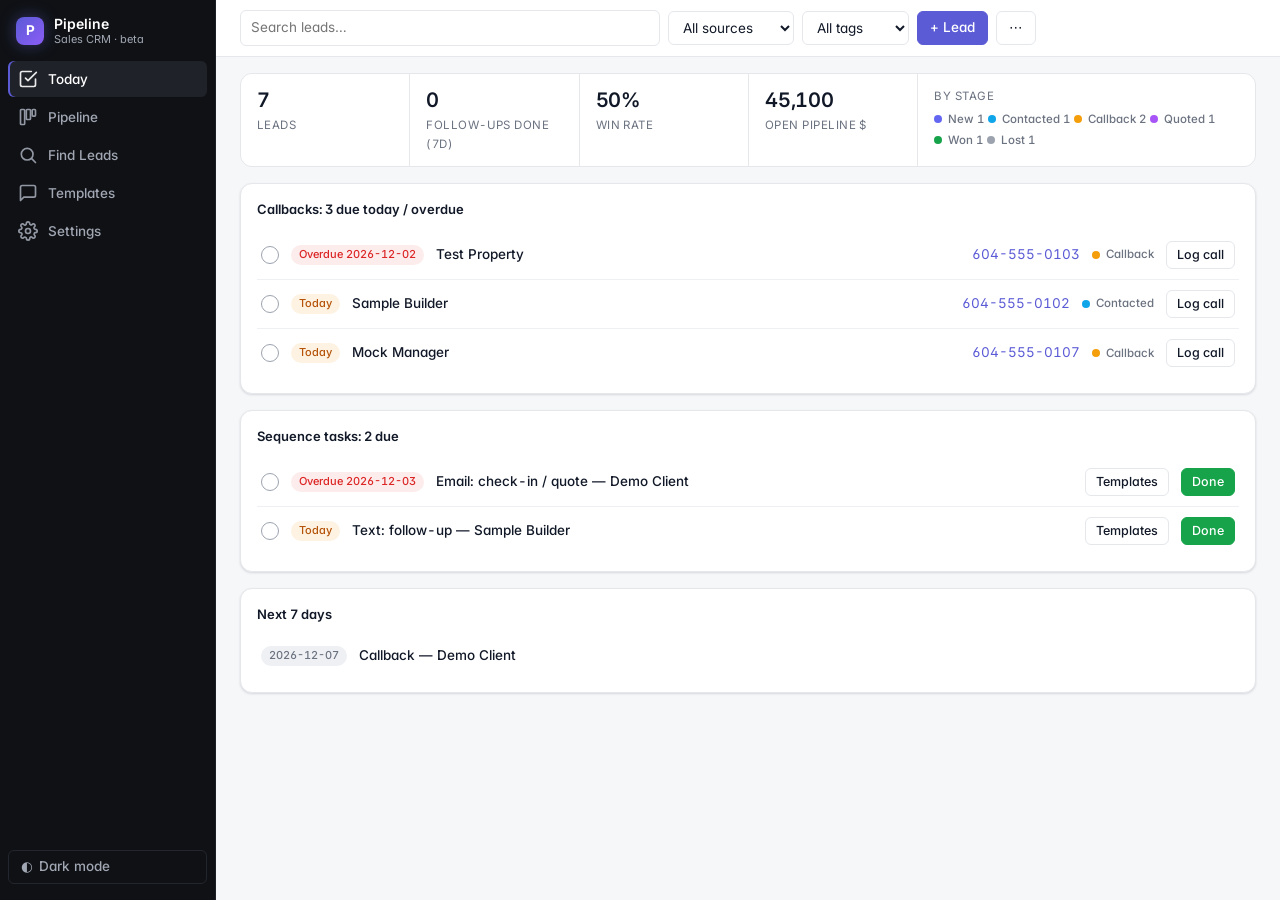
<file: index.html>
<!doctype html><html lang="en"><head><meta charset="utf-8"><meta name="viewport" content="width=device-width,initial-scale=1">
<title>Pipeline · Sales CRM</title><link rel="preconnect" href="https://fonts.googleapis.com"><link rel="stylesheet" href="https://fonts.googleapis.com/css2?family=Inter:wght@400;500;600;700&display=swap"><link rel="stylesheet" href="style.css">
<script>document.documentElement.dataset.theme=localStorage.getItem('salescrm_theme')||'light'</script></head><body>
<aside id="side"><div class="brand"><div class="logo">P</div><h1>Pipeline<span>Sales CRM · beta</span></h1></div>
<nav id="tabs"><button data-t="today" class="on"><svg viewBox="0 0 24 24" width="20" height="20" fill="none" stroke="currentColor" stroke-width="2" stroke-linecap="round" stroke-linejoin="round"><path d="M9 11l3 3L22 4"/><path d="M21 12v7a2 2 0 0 1-2 2H5a2 2 0 0 1-2-2V5a2 2 0 0 1 2-2h11"/></svg><span>Today</span></button><button data-t="board"><svg viewBox="0 0 24 24" width="20" height="20" fill="none" stroke="currentColor" stroke-width="2" stroke-linecap="round" stroke-linejoin="round"><rect x="3" y="3" width="5" height="18" rx="1"/><rect x="10" y="3" width="5" height="12" rx="1"/><rect x="17" y="3" width="4" height="8" rx="1"/></svg><span>Pipeline</span></button><button data-t="finder"><svg viewBox="0 0 24 24" width="20" height="20" fill="none" stroke="currentColor" stroke-width="2" stroke-linecap="round" stroke-linejoin="round"><circle cx="11" cy="11" r="7"/><path d="M21 21l-4.3-4.3"/></svg><span>Find Leads</span></button><button data-t="templates"><svg viewBox="0 0 24 24" width="20" height="20" fill="none" stroke="currentColor" stroke-width="2" stroke-linecap="round" stroke-linejoin="round"><path d="M21 15a2 2 0 0 1-2 2H7l-4 4V5a2 2 0 0 1 2-2h14a2 2 0 0 1 2 2z"/></svg><span>Templates</span></button><button data-t="settings"><svg viewBox="0 0 24 24" width="20" height="20" fill="none" stroke="currentColor" stroke-width="2" stroke-linecap="round" stroke-linejoin="round"><circle cx="12" cy="12" r="3"/><path d="M19.4 15a1.7 1.7 0 0 0 .3 1.8l.1.1a2 2 0 1 1-2.8 2.8l-.1-.1a1.7 1.7 0 0 0-1.8-.3 1.7 1.7 0 0 0-1 1.5V21a2 2 0 1 1-4 0v-.1a1.7 1.7 0 0 0-1.1-1.5 1.7 1.7 0 0 0-1.8.3l-.1.1a2 2 0 1 1-2.8-2.8l.1-.1a1.7 1.7 0 0 0 .3-1.8 1.7 1.7 0 0 0-1.5-1H3a2 2 0 1 1 0-4h.1a1.7 1.7 0 0 0 1.5-1.1 1.7 1.7 0 0 0-.3-1.8l-.1-.1a2 2 0 1 1 2.8-2.8l.1.1a1.7 1.7 0 0 0 1.8.3H9a1.7 1.7 0 0 0 1-1.5V3a2 2 0 1 1 4 0v.1a1.7 1.7 0 0 0 1 1.5 1.7 1.7 0 0 0 1.8-.3l.1-.1a2 2 0 1 1 2.8 2.8l-.1.1a1.7 1.7 0 0 0-.3 1.8V9a1.7 1.7 0 0 0 1.5 1H21a2 2 0 1 1 0 4h-.1a1.7 1.7 0 0 0-1.5 1z"/></svg><span>Settings</span></button></nav>
<button id="theme" class="ghost" title="Light / dark" onclick="const t=document.documentElement.dataset.theme==='dark'?'light':'dark';document.documentElement.dataset.theme=t;localStorage.setItem('salescrm_theme',t);this.querySelector('span').textContent=t==='dark'?'Light mode':'Dark mode'">◐ <span>Dark mode</span></button><script>document.querySelector('#theme span').textContent=document.documentElement.dataset.theme==='dark'?'Light mode':'Dark mode'</script></aside>
<div id="app"><header><input id="q" placeholder="Search leads…"><select id="fsrc"></select><select id="ftag"></select>
<button id="add" class="pri">+ Lead</button>
<div class="menu"><button id="more" title="More">⋯</button><div id="moremenu" class="hide">
<button data-a="exp">Export leads CSV</button><label class="btnlike">Import leads CSV<input type="file" id="imp" accept=".csv" hidden></label>
<button data-a="stages">Edit stages</button><button data-a="seq">Edit follow-up sequence</button><button data-a="notif">Enable notifications</button><button data-a="seed">Reload example leads</button><button data-a="wipe" class="danger">Delete all leads</button></div></div>
</header>
<section id="stats"></section>
<main><section id="v-today"></section><section id="v-board" class="hide"></section><section id="v-finder" class="hide"></section><section id="v-templates" class="hide"></section><section id="v-settings" class="hide"></section></main></div>
<dialog id="dlg"><form method="dialog" id="form"></form></dialog>
<dialog id="dlg2"><div id="d2"></div></dialog>
<div id="toast" class="hide"></div>
<script src="app.js"></script><script src="scraper.js"></script><script src="agent.js"></script><script src="sync.js"></script></body></html>
</file>
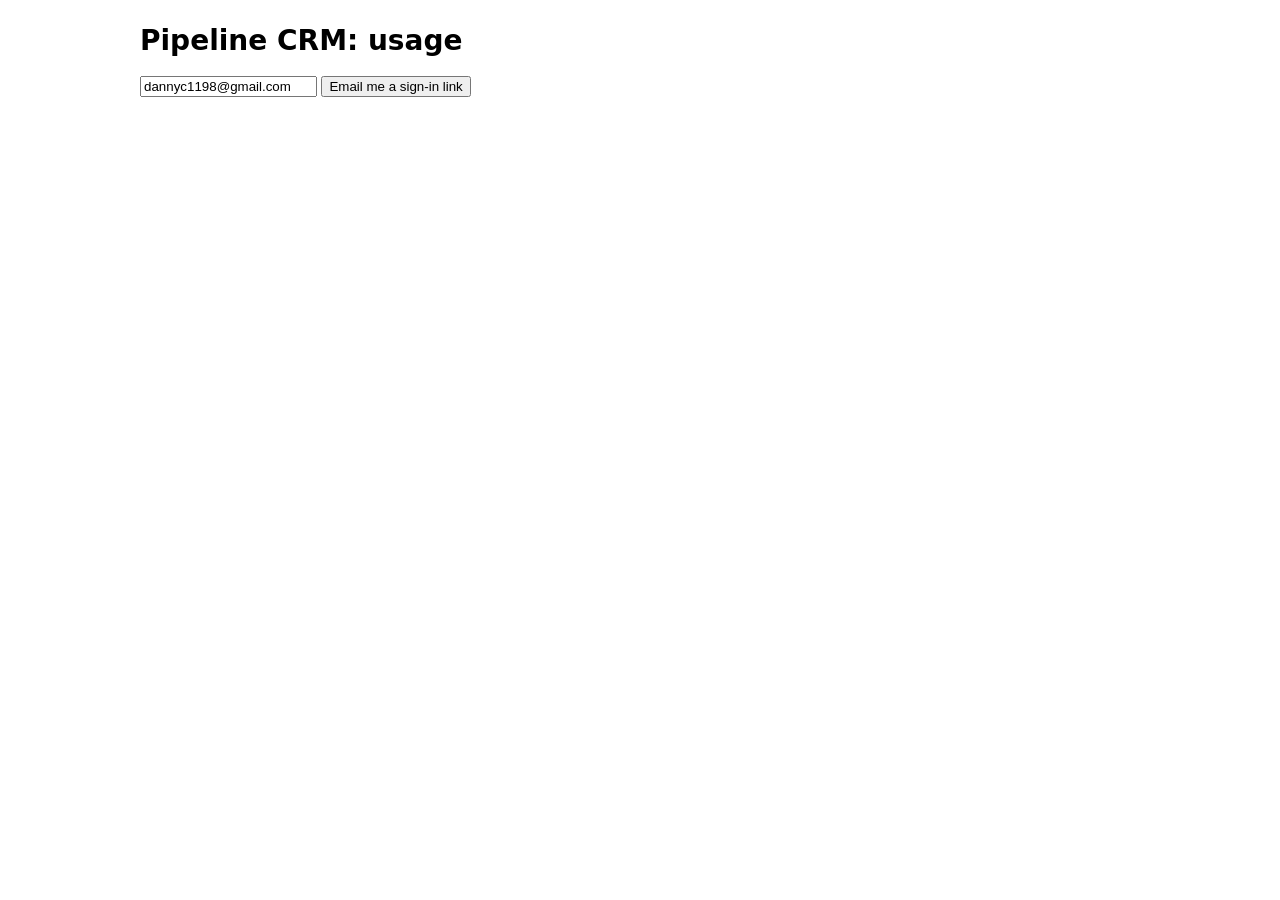
<file: supabase/metrics.html>
<!doctype html><meta charset=utf-8><title>CRM metrics (Danny)</title><style>body{font:14px Inter,system-ui;max-width:1000px;margin:24px auto;padding:0 12px}table{border-collapse:collapse;width:100%}td,th{border-bottom:1px solid #ddd;padding:6px;text-align:left}.k{display:inline-block;margin:6px;padding:12px 16px;border:1px solid #ddd;border-radius:10px}.k b{font-size:22px;display:block}</style>
<h1>Pipeline CRM: usage</h1><div id=login><input id=em placeholder="your email" value="dannyc1198@gmail.com"> <button id=go>Email me a sign-in link</button></div><div id=out></div>
<script type=module>
import {createClient} from 'https://esm.sh/@supabase/supabase-js@2';
const URL='SUPABASE_URL', KEY='SUPABASE_ANON_KEY'; // paste from Supabase > Project Settings > API
const sb=createClient(URL,KEY);
go.onclick=async()=>{await sb.auth.signInWithOtp({email:em.value,options:{emailRedirectTo:location.href}});alert('Check your email')};
const {data:{session}}=await sb.auth.getSession();if(session){login.hidden=true;load()}
async function load(){const since=new Date(Date.now()-30*864e5).toISOString();
 const [{data:ev},{data:ld},{data:dv}]=await Promise.all([sb.from('events').select('*').gte('at',since).limit(10000),sb.from('leads').select('*'),sb.from('devices').select('*')]);
 const c=k=>ev.filter(e=>e.kind===k).length,won=ld.filter(l=>/won/i.test(l.stage)),cost=ev.reduce((a,e)=>a+(+e.cost||0),0);
 const st={};ld.forEach(l=>st[l.stage]=(st[l.stage]||0)+1);const days={};ev.forEach(e=>{const d=e.at.slice(0,10);days[d]=(days[d]||0)+1});
 out.innerHTML=`<p>Last 30 days · devices: ${dv.map(d=>d.label+' (seen '+(d.last_seen||'').slice(0,16)+')').join(', ')}</p>`+
 [['Sessions',c('session')],['Searches',c('search')],['Imports',c('import')],['Stage moves',c('move')],['Calls',c('call')],['Texts',c('text')],['Leads',ld.length],['Won',won.length],['Won $',won.reduce((a,l)=>a+(+l.value||0),0)],['Paid API $',cost.toFixed(2)]].map(([k,v])=>`<span class=k><b>${v}</b>${k}</span>`).join('')+
 `<h3>Leads by stage</h3><table>${Object.entries(st).map(([k,v])=>`<tr><td>${k}</td><td>${v}</td></tr>`).join('')}</table><h3>Activity per day</h3><table>${Object.entries(days).sort().reverse().map(([k,v])=>`<tr><td>${k}</td><td>${v} events</td></tr>`).join('')}</table>`}
</script>
</file>
<file: style.css>
/* Pipeline design system: one accent, neutral greys, 8px grid, Inter/system font, light + dark */
:root{--bg:#f6f7f9;--panel:#fff;--panel2:#f9fafb;--line:#e5e7eb;--line2:#eef0f3;--text:#111827;--muted:#6b7280;--soft:#9ca3af;
 --acc:#5b5bd6;--acc-2:#4b4bc4;--acc-bg:#eef0ff;--ok:#16a34a;--ok-bg:#e8f7ee;--warn:#b45309;--warn-bg:#fef3e2;--bad:#dc2626;--bad-bg:#fdecec;
 --side:#0f1115;--side-text:#a1a7b3;--side-on:#fff;--r:8px;--r2:12px;--sh:0 1px 2px rgba(16,24,40,.06),0 1px 3px rgba(16,24,40,.08);--sh2:0 12px 32px rgba(16,24,40,.18)}
[data-theme=dark]{--bg:#0b0c0f;--panel:#121419;--panel2:#171a20;--line:#23262e;--line2:#1c1f26;--text:#e6e8ec;--muted:#8b919d;--soft:#5d6370;
 --acc:#7c7cff;--acc-2:#9393ff;--acc-bg:#1d1f3a;--ok:#34d399;--ok-bg:#0f2a20;--warn:#fbbf24;--warn-bg:#2a2210;--bad:#f87171;--bad-bg:#2c1414;--side:#08090b;--sh:0 0 0 1px var(--line);--sh2:0 16px 40px rgba(0,0,0,.6)}
*{box-sizing:border-box}html,body{height:100%}
body{margin:0;font:13.5px/1.45 Inter,system-ui,-apple-system,"Segoe UI",Roboto,sans-serif;background:var(--bg);color:var(--text);display:flex;-webkit-font-smoothing:antialiased;font-feature-settings:"cv11","ss01","tnum"}
a{color:var(--acc)}
/* sidebar */
#side{width:216px;flex-shrink:0;background:var(--side);color:var(--side-text);display:flex;flex-direction:column;padding:16px 8px;position:sticky;top:0;height:100vh;border-right:1px solid #1d2026}
.brand{display:flex;gap:10px;align-items:center;padding:0 8px 16px}.logo{width:28px;height:28px;border-radius:8px;background:linear-gradient(135deg,var(--acc),#8b5cf6);color:#fff;display:grid;place-items:center;font-weight:700;box-shadow:0 0 16px rgba(124,124,255,.35)}
h1{margin:0;font-size:14px;color:#fff;font-weight:600;line-height:1.1}h1 span{display:block;font-weight:400;color:var(--side-text);font-size:11px;margin-top:2px}
nav{display:flex;flex-direction:column;gap:2px}nav button{display:flex;align-items:center;gap:10px;background:transparent;border:0;color:var(--side-text);padding:8px 10px;border-radius:6px;text-align:left;font-weight:500;width:100%}
nav button:hover{background:#1a1d23;color:#e6e8ec}nav button.on{background:#1f2229;color:var(--side-on);box-shadow:inset 2px 0 0 var(--acc)}nav svg{flex-shrink:0;opacity:.9}
#theme{margin-top:auto;background:transparent;border:1px solid #23262e;color:var(--side-text);text-align:left}
/* top bar */
#app{flex:1;min-width:0;display:flex;flex-direction:column}
header{display:flex;gap:8px;align-items:center;padding:10px 24px;background:var(--panel);border-bottom:1px solid var(--line);position:sticky;top:0;z-index:5}
#q{flex:1;max-width:420px}header select{width:auto}
input,select,textarea{padding:7px 10px;border:1px solid var(--line);border-radius:6px;font:inherit;width:100%;background:var(--panel);color:var(--text);transition:border-color .12s,box-shadow .12s}
input:focus,select:focus,textarea:focus,button:focus-visible{outline:none;border-color:var(--acc);box-shadow:0 0 0 3px color-mix(in srgb,var(--acc) 22%,transparent)}
input[type=checkbox]{accent-color:var(--acc);width:auto}
button,.btnlike{padding:6px 12px;border:1px solid var(--line);background:var(--panel);border-radius:6px;cursor:pointer;font:inherit;font-weight:500;color:var(--text);display:inline-flex;align-items:center;gap:6px;transition:background .12s,border-color .12s}
button:hover,.btnlike:hover{background:var(--panel2);border-color:color-mix(in srgb,var(--line) 50%,var(--muted))}
.pri{background:var(--acc);color:#fff;border-color:var(--acc)}.pri:hover{background:var(--acc-2);border-color:var(--acc-2)}
.ok{background:var(--ok);color:#fff;border-color:var(--ok)}.ok:hover{background:var(--ok);filter:brightness(1.08)}.danger{color:var(--bad)}button:disabled{opacity:.45;cursor:not-allowed}
.menu{position:relative}#moremenu{position:absolute;right:0;top:40px;background:var(--panel);border:1px solid var(--line);box-shadow:var(--sh2);border-radius:var(--r);padding:4px;display:flex;flex-direction:column;gap:2px;width:220px;z-index:20}
#moremenu button,#moremenu .btnlike{border:0;justify-content:flex-start;width:100%}.hide{display:none!important}
/* KPI strip */
#stats{display:grid;grid-template-columns:repeat(4,minmax(120px,1fr)) 2fr;gap:1px;margin:16px 24px 0;background:var(--line);border:1px solid var(--line);border-radius:var(--r2);overflow:hidden}
.stat{background:var(--panel);padding:12px 16px}.stat b{display:block;font-size:20px;font-weight:600;letter-spacing:-.01em}.stat small{color:var(--muted);font-size:11.5px;text-transform:uppercase;letter-spacing:.04em}
.stat .bars{display:flex;gap:4px;flex-wrap:wrap;margin-top:6px}
main>section{padding:16px 24px 96px}
/* panels */
.panel{background:var(--panel);border:1px solid var(--line);border-radius:var(--r2);padding:16px;margin-bottom:16px;box-shadow:var(--sh)}
.panel h2{margin:0 0 12px;font-size:13px;font-weight:600;display:flex;align-items:center;gap:8px}.panel h3{font-size:13px;margin:16px 0 8px}.panel h4{font-size:12px;margin:16px 0 8px;color:var(--muted);text-transform:uppercase;letter-spacing:.04em}
.muted{color:var(--muted);font-size:12px}
.grid{display:grid;grid-template-columns:1fr 1fr;gap:12px 16px}.grid .full{grid-column:1/-1}label{font-size:12px;color:var(--muted);font-weight:500;display:block;margin-bottom:4px}
.acts{display:flex;gap:8px;justify-content:flex-end;margin-top:16px;flex-wrap:wrap;align-items:center}
/* chips / tags */
.tag{font-size:11px;font-weight:500;padding:2px 8px;border-radius:999px;background:var(--line2);color:var(--muted);white-space:nowrap}.over{background:var(--bad-bg);color:var(--bad)}.today{background:var(--warn-bg);color:var(--warn)}
.tg{font-size:10.5px;background:var(--acc-bg);color:var(--acc);padding:1px 7px;border-radius:999px;margin:0 4px 0 0;display:inline-block}
.sc{display:inline-flex;align-items:center;gap:6px;font-size:11.5px;font-weight:500;color:var(--muted)}.sc i{width:8px;height:8px;border-radius:50%;background:var(--c);display:inline-block}
/* Today checklist */
.duebox h2 .cnt,.panel h2 .cnt{margin-left:auto;font-weight:500;color:var(--muted);font-size:12px}
.dueitem{display:flex;gap:12px;align-items:center;padding:10px 4px;border-top:1px solid var(--line2);flex-wrap:wrap}.dueitem:first-of-type{border-top:0}
.dueitem b{flex:1;font-weight:500}.dueitem .chk{width:18px;height:18px;border-radius:50%;border:1.5px solid var(--soft);flex-shrink:0}
.dueitem button{padding:4px 10px;font-size:12.5px}.dueitem a{font-variant-numeric:tabular-nums;text-decoration:none}
.empty{padding:24px;text-align:center;color:var(--muted);font-size:12.5px;border:1px dashed var(--line);border-radius:var(--r)}
/* board */
#v-board{display:flex;gap:12px;overflow-x:auto;align-items:flex-start}
.col{background:var(--panel2);border:1px solid var(--line);border-radius:var(--r2);min-width:264px;width:264px;flex-shrink:0;display:flex;flex-direction:column;max-height:calc(100vh - 210px)}
.col h3{margin:0;padding:12px 12px 8px;font-size:12.5px;font-weight:600;display:flex;align-items:center;gap:8px;color:var(--text)}
.col h3 .n{color:var(--muted);font-weight:500;background:var(--line2);border-radius:999px;padding:0 7px;font-size:11px}.col h3 .sum{margin-left:auto;color:var(--muted);font-weight:500;font-variant-numeric:tabular-nums}
.col h3 i{width:8px;height:8px;border-radius:50%;background:var(--c)}.col{border-top:2px solid var(--c)}
.col.drag{border-color:var(--acc);box-shadow:0 0 0 3px color-mix(in srgb,var(--acc) 20%,transparent)}
.list{min-height:120px;display:flex;flex-direction:column;gap:8px;padding:4px 8px 12px;overflow-y:auto;flex:1}
.list:empty::after{content:"Drop leads here";display:block;padding:24px 8px;text-align:center;color:var(--soft);font-size:12px;border:1px dashed var(--line);border-radius:var(--r)}
.card{background:var(--panel);border:1px solid var(--line);border-radius:var(--r);padding:10px 12px;cursor:grab;transition:box-shadow .12s,border-color .12s}.card:hover{border-color:color-mix(in srgb,var(--acc) 40%,var(--line));box-shadow:var(--sh)}
.card .n{font-weight:600;display:flex;align-items:center;gap:6px}.card .v{margin-left:auto;font-weight:500;color:var(--text);font-variant-numeric:tabular-nums;font-size:12.5px}
.card .s{color:var(--muted);font-size:12px;margin:2px 0 6px}.card .ex{font-size:9.5px;letter-spacing:.04em;background:var(--line2);color:var(--muted);padding:1px 6px;border-radius:4px}
.card .row{display:flex;gap:4px;margin-top:8px;flex-wrap:wrap;padding-top:8px;border-top:1px solid var(--line2)}
.card .row button,.card .row a.q{padding:3px 8px;font-size:11.5px;border-radius:5px}.card .row .qa{display:inline-flex;gap:4px}
a.q{display:inline-flex;align-items:center;gap:4px;border:1px solid var(--line);color:var(--text);text-decoration:none;background:var(--panel)}a.q:hover{background:var(--panel2)}
/* dialogs, tables, misc */
dialog{border:1px solid var(--line);border-radius:var(--r2);padding:0;width:min(560px,96vw);box-shadow:var(--sh2);background:var(--panel);color:var(--text)}dialog::backdrop{background:rgba(8,10,14,.45);backdrop-filter:blur(2px)}dialog form,#d2{padding:20px}dialog h2{font-size:15px;margin:0 0 12px}
.log{max-height:160px;overflow:auto;background:var(--panel2);border-radius:6px;padding:8px;font-size:12px}
.qc{display:flex;gap:8px;flex-wrap:wrap;margin:8px 0}pre{white-space:pre-wrap;background:var(--panel2);border:1px solid var(--line);padding:8px;border-radius:6px;font:11.5px/1.5 ui-monospace,SFMono-Regular,Menlo,monospace;max-height:200px;overflow:auto}
table{width:100%;border-collapse:collapse;font-size:12.5px}th{font-size:11px;text-transform:uppercase;letter-spacing:.04em;color:var(--muted);font-weight:600;background:var(--panel2);position:sticky;top:0}
td,th{padding:8px 10px;border-bottom:1px solid var(--line2);text-align:left;vertical-align:top}tbody tr:hover td,#jres tr:hover td{background:var(--panel2)}
.dup{opacity:.45}
#toast{position:fixed;bottom:24px;right:24px;background:var(--text);color:var(--bg);padding:10px 16px;border-radius:var(--r);z-index:30;box-shadow:var(--sh2);font-weight:500;animation:tin .18s ease-out}@keyframes tin{from{transform:translateY(8px);opacity:0}}
.stagepick{display:flex;flex-direction:column;gap:6px}.stagepick button{padding:12px;font-size:14px;justify-content:flex-start}
.tpl{border-top:1px solid var(--line2);padding:12px 0}
/* Find Leads */
.steps{display:flex;gap:8px;margin:0 0 16px;font-size:12px;color:var(--muted)}.steps span{display:flex;align-items:center;gap:6px;padding:4px 10px 4px 4px;border-radius:999px;border:1px solid var(--line);background:var(--panel)}
.steps span b{width:20px;height:20px;border-radius:50%;display:grid;place-items:center;background:var(--line2);color:var(--muted);font-size:11px}.steps span.on{color:var(--text);border-color:var(--acc)}.steps span.on b{background:var(--acc);color:#fff}
.stephd{display:flex;align-items:center;gap:8px}.stephd .num{width:22px;height:22px;border-radius:50%;background:var(--acc);color:#fff;display:grid;place-items:center;font-size:11.5px;font-weight:600}
.qmeter{display:flex;align-items:center;gap:12px;flex-wrap:wrap;font-size:12px;padding:8px 12px;border:1px solid var(--line);border-radius:999px;background:var(--panel2);margin-bottom:16px;box-shadow:none}
.qmeter .mbar{flex:0 0 140px;margin:0}.qmeter .muted{flex-basis:100%;font-size:11.5px;display:none}.qmeter:hover .muted{display:block}
.mbar{background:var(--line);border-radius:999px;height:6px;overflow:hidden}.mbar div{height:6px;border-radius:999px;box-shadow:0 0 8px color-mix(in srgb,var(--acc) 50%,transparent)}
.chips{display:flex;flex-wrap:wrap;gap:6px;align-items:center;margin:12px 0 0}.chip{padding:3px 10px;border-radius:999px;font-size:12px;font-weight:500}
.chip:hover{border-color:var(--acc);color:var(--acc)}
.srcrow{display:flex;gap:16px;align-items:center;margin-top:16px;flex-wrap:wrap}.srcrow label{display:flex;align-items:center;gap:6px;margin:0;color:var(--text);font-size:12.5px}
.tablewrap{overflow:auto;border:1px solid var(--line);border-radius:var(--r);max-height:56vh}
.abar{position:sticky;bottom:12px;z-index:4;display:flex;gap:8px;align-items:center;flex-wrap:wrap;background:color-mix(in srgb,var(--panel) 92%,transparent);backdrop-filter:blur(8px);border:1px solid var(--line);border-radius:var(--r2);padding:10px 12px;box-shadow:var(--sh2);margin-top:16px}
.abar #scount{font-weight:600;color:var(--text);font-size:12.5px;min-width:90px}.abar .sp{flex:1}.abar label{display:flex;gap:6px;align-items:center;margin:0;color:var(--text)}
#aprov label{display:flex;gap:8px;align-items:center;margin:6px 0;color:var(--text);font-size:12.5px}
kbd{font:11px ui-monospace,monospace;border:1px solid var(--line);border-bottom-width:2px;border-radius:4px;padding:0 5px;color:var(--muted);background:var(--panel2)}
/* mobile: bottom tabs */
@media(max-width:760px){body{flex-direction:column}#side{position:fixed;bottom:0;left:0;right:0;top:auto;height:auto;width:100%;flex-direction:row;padding:4px;z-index:10;border-right:0;border-top:1px solid #1d2026}
 .brand,#theme{display:none}nav{flex-direction:row;width:100%}nav button{flex-direction:column;gap:2px;font-size:10.5px;padding:6px 2px;align-items:center;justify-content:center}nav button.on{box-shadow:inset 0 2px 0 var(--acc)}
 header{padding:8px 12px;flex-wrap:wrap}header select{display:none}#q{max-width:none}#stats{grid-template-columns:repeat(2,1fr);margin:12px 12px 0}#stats .stat:last-child{grid-column:1/-1}
 main>section{padding:12px 12px 96px}#v-board{flex-direction:column}.col{width:100%;min-width:0;max-height:none}.grid{grid-template-columns:1fr}.card .row button,.card .row a.q{padding:8px 10px}.abar{bottom:72px}.dueitem b{min-width:55%}}
</file>
